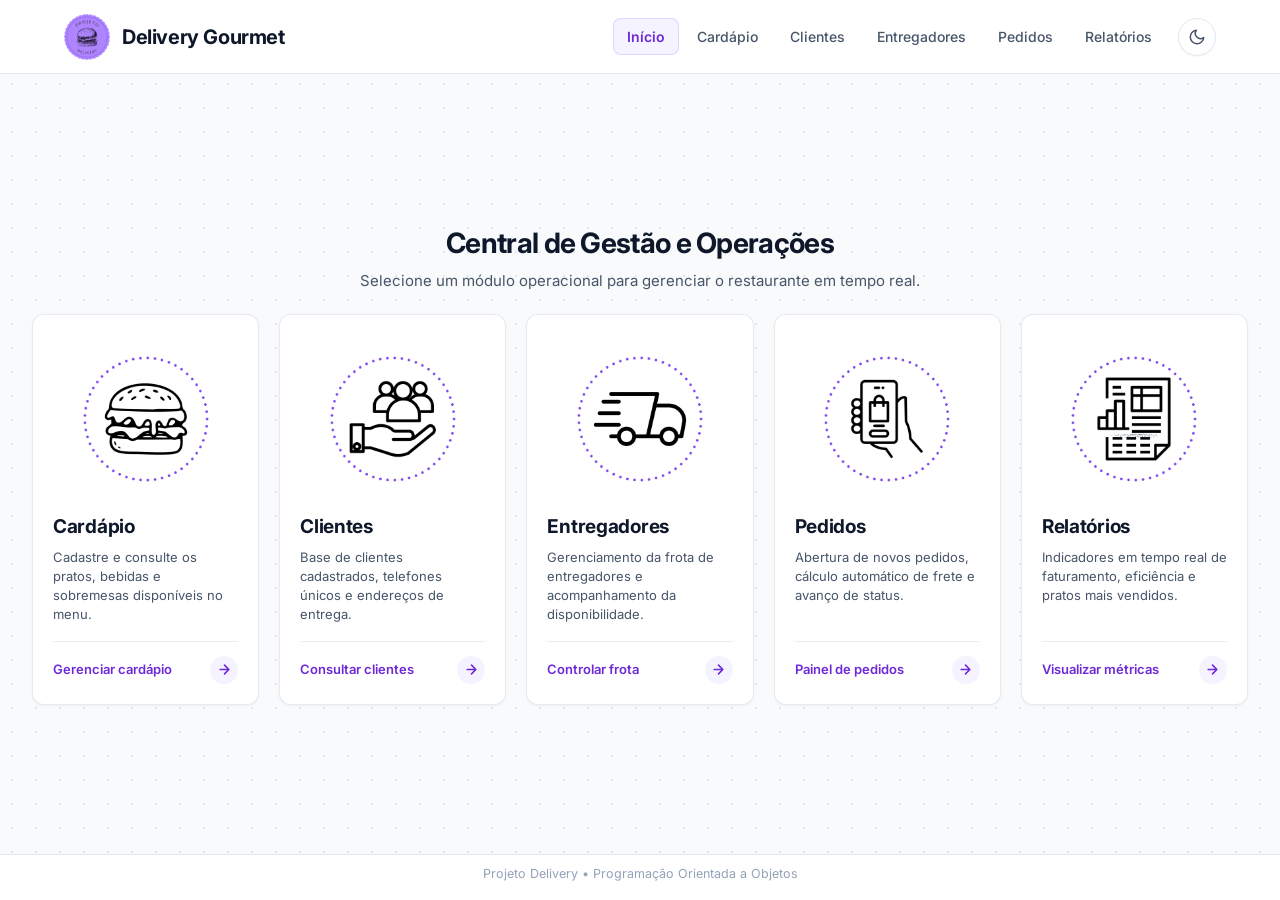
<file: frontend/index.html>
<!DOCTYPE html>
<html lang="pt-BR">
<head>
    <meta charset="UTF-8">
    <meta name="viewport" content="width=device-width, initial-scale=1.0">
    <title>Delivery - Início</title>
    <link rel="icon" type="image/png" href="imagens/favicon.png">
    <script>
        (function() {
            try {
                var salvo = localStorage.getItem('delivery_tema');
                var prefereEscuro = window.matchMedia && window.matchMedia('(prefers-color-scheme: dark)').matches;
                var tema = salvo || (prefereEscuro ? 'escuro' : 'claro');
                document.documentElement.setAttribute('data-tema', tema);
            } catch (e) {}
        })();
    </script>
    <link rel="preconnect" href="https://fonts.googleapis.com">
    <link rel="preconnect" href="https://fonts.gstatic.com" crossorigin>
    <link href="https://fonts.googleapis.com/css2?family=Inter:wght@400;500;600;700&display=swap" rel="stylesheet">
    <link rel="stylesheet" href="css/style.css?v=9">
</head>
<body class="pagina-inicio">

    <header class="topo">
        <a href="index.html" class="logo">
            <img src="imagens/logo-menu.png" alt="Delivery">
            <span class="logo-texto">Delivery Gourmet</span>
        </a>

        <nav>
            <a href="index.html" class="ativo">Início</a>
            <a href="cardapio.html">Cardápio</a>
            <a href="clientes.html">Clientes</a>
            <a href="entregadores.html">Entregadores</a>
            <a href="pedidos.html">Pedidos</a>
            <a href="relatorios.html">Relatórios</a>
            <button type="button" id="btnTemaToggle" class="btn-tema" title="Alternar tema claro/escuro" aria-label="Alternar tema claro/escuro">
                <svg class="icone-sol" viewBox="0 0 24 24" width="18" height="18" fill="none" stroke="currentColor" stroke-width="2" stroke-linecap="round" stroke-linejoin="round">
                    <circle cx="12" cy="12" r="5"></circle>
                    <line x1="12" y1="1" x2="12" y2="3"></line>
                    <line x1="12" y1="21" x2="12" y2="23"></line>
                    <line x1="4.22" y1="4.22" x2="5.64" y2="5.64"></line>
                    <line x1="18.36" y1="18.36" x2="19.78" y2="19.78"></line>
                    <line x1="1" y1="12" x2="3" y2="12"></line>
                    <line x1="21" y1="12" x2="23" y2="12"></line>
                    <line x1="4.22" y1="19.78" x2="5.64" y2="18.36"></line>
                    <line x1="18.36" y1="5.64" x2="19.78" y2="4.22"></line>
                </svg>
                <svg class="icone-lua" viewBox="0 0 24 24" width="18" height="18" fill="none" stroke="currentColor" stroke-width="2" stroke-linecap="round" stroke-linejoin="round">
                    <path d="M21 12.79A9 9 0 1 1 11.21 3 7 7 0 0 0 21 12.79z"></path>
                </svg>
            </button>
        </nav>
    </header>

    <main class="container container-home">

        <section class="pagina-cabecalho boas-vindas">
            <h1>Central de Gestão e Operações</h1>
            <p>Selecione um módulo operacional para gerenciar o restaurante em tempo real.</p>
        </section>

        <section class="cards">

            <a href="cardapio.html" class="card">
                <div class="card-img-wrap">
                    <img src="imagens/cardapio.png?v=3" alt="Cardápio" class="imagem-card">
                </div>
                <h2>Cardápio</h2>
                <p>Cadastre e consulte os pratos, bebidas e sobremesas disponíveis no menu.</p>
                <div class="card-acao">
                    <span class="card-acao-texto">Gerenciar cardápio</span>
                    <span class="card-acao-icone">
                        <svg width="15" height="15" viewBox="0 0 24 24" fill="none" stroke="currentColor" stroke-width="2.5" stroke-linecap="round" stroke-linejoin="round"><path d="M5 12h14M12 5l7 7-7 7"/></svg>
                    </span>
                </div>
            </a>

            <a href="clientes.html" class="card">
                <div class="card-img-wrap">
                    <img src="imagens/clientes.png?v=3" alt="Clientes" class="imagem-card">
                </div>
                <h2>Clientes</h2>
                <p>Base de clientes cadastrados, telefones únicos e endereços de entrega.</p>
                <div class="card-acao">
                    <span class="card-acao-texto">Consultar clientes</span>
                    <span class="card-acao-icone">
                        <svg width="15" height="15" viewBox="0 0 24 24" fill="none" stroke="currentColor" stroke-width="2.5" stroke-linecap="round" stroke-linejoin="round"><path d="M5 12h14M12 5l7 7-7 7"/></svg>
                    </span>
                </div>
            </a>

            <a href="entregadores.html" class="card">
                <div class="card-img-wrap">
                    <img src="imagens/entregadores.png?v=3" alt="Entregadores" class="imagem-card">
                </div>
                <h2>Entregadores</h2>
                <p>Gerenciamento da frota de entregadores e acompanhamento da disponibilidade.</p>
                <div class="card-acao">
                    <span class="card-acao-texto">Controlar frota</span>
                    <span class="card-acao-icone">
                        <svg width="15" height="15" viewBox="0 0 24 24" fill="none" stroke="currentColor" stroke-width="2.5" stroke-linecap="round" stroke-linejoin="round"><path d="M5 12h14M12 5l7 7-7 7"/></svg>
                    </span>
                </div>
            </a>

            <a href="pedidos.html" class="card">
                <div class="card-img-wrap">
                    <img src="imagens/pedidos.png?v=3" alt="Pedidos" class="imagem-card">
                </div>
                <h2>Pedidos</h2>
                <p>Abertura de novos pedidos, cálculo automático de frete e avanço de status.</p>
                <div class="card-acao">
                    <span class="card-acao-texto">Painel de pedidos</span>
                    <span class="card-acao-icone">
                        <svg width="15" height="15" viewBox="0 0 24 24" fill="none" stroke="currentColor" stroke-width="2.5" stroke-linecap="round" stroke-linejoin="round"><path d="M5 12h14M12 5l7 7-7 7"/></svg>
                    </span>
                </div>
            </a>

            <a href="relatorios.html" class="card">
                <div class="card-img-wrap">
                    <img src="imagens/relatorios.png?v=3" alt="Relatórios" class="imagem-card">
                </div>
                <h2>Relatórios</h2>
                <p>Indicadores em tempo real de faturamento, eficiência e pratos mais vendidos.</p>
                <div class="card-acao">
                    <span class="card-acao-texto">Visualizar métricas</span>
                    <span class="card-acao-icone">
                        <svg width="15" height="15" viewBox="0 0 24 24" fill="none" stroke="currentColor" stroke-width="2.5" stroke-linecap="round" stroke-linejoin="round"><path d="M5 12h14M12 5l7 7-7 7"/></svg>
                    </span>
                </div>
            </a>

        </section>

    </main>

    <footer>
        <p>Projeto Delivery &bull; Programação Orientada a Objetos</p>
    </footer>

    <script src="js/api.js"></script>
</body>
</html>
</file>
<file: frontend/css/style.css>
*,
*::before,
*::after {
    margin: 0;
    padding: 0;
    box-sizing: border-box;
}

:root {
    --brand-primaria: #6d28d9;
    --brand-primaria-hover: #5b21b6;
    --brand-primaria-active: #4c1d95;
    --brand-primaria-surface: #f5f3ff;
    --brand-primaria-border: #ddd6fe;
    --brand-primaria-ring: rgba(109, 40, 217, 0.15);

    --fundo-app: #f8fafc;
    --superficie: #ffffff;
    --superficie-subtil: #f1f5f9;
    --borda: #e2e8f0;
    --borda-forte: #cbd5e1;

    --texto-principal: #0f172a;
    --texto-secundario: #475569;
    --texto-suave: #94a3b8;

    --sucesso-fundo: #ecfdf5;
    --sucesso-texto: #047857;
    --sucesso-borda: #a7f3d0;

    --aviso-fundo: #fffbeb;
    --aviso-texto: #b45309;
    --aviso-borda: #fde68a;

    --erro-fundo: #fef2f2;
    --erro-texto: #b91c1c;
    --erro-borda: #fecaca;

    --info-fundo: #eff6ff;
    --info-texto: #1d4ed8;
    --info-borda: #bfdbfe;

    --altura-controle: 40px;
    --altura-controle-sm: 32px;
    --raio-sm: 8px;
    --raio-md: 12px;
    --raio-lg: 16px;
    --raio-pill: 9999px;

    --sombra-sm: 0 1px 2px 0 rgba(0, 0, 0, 0.04);
    --sombra-card: 0 1px 3px 0 rgba(0, 0, 0, 0.04), 0 1px 2px -1px rgba(0, 0, 0, 0.04);
    --sombra-card-hover: 0 10px 20px -3px rgba(0, 0, 0, 0.07), 0 4px 6px -2px rgba(0, 0, 0, 0.03);
    --sombra-dropdown: 0 10px 15px -3px rgba(0, 0, 0, 0.08), 0 4px 6px -4px rgba(0, 0, 0, 0.03);

    --transicao-rapida: 0.15s ease;
    --transicao-suave: 0.25s ease;
    --transicao-tema: background-color 0.25s ease, border-color 0.25s ease, color 0.25s ease;

    --navbar-bg: rgba(255, 255, 255, 0.95);
    --card-bg: #ffffff;
    --card-border: rgba(226, 232, 240, 0.85);
    --card-divisor: rgba(226, 232, 240, 0.75);
    --body-grid-pattern: radial-gradient(rgba(148, 163, 184, 0.22) 1px, transparent 1px);
    --scrollbar-track: #f1f5f9;
    --scrollbar-thumb: #cbd5e1;
    --scrollbar-thumb-hover: #94a3b8;
}

[data-tema="escuro"] {
    --brand-primaria: #8b5cf6;
    --brand-primaria-hover: #a78bfa;
    --brand-primaria-active: #7c3aed;
    --brand-primaria-surface: rgba(139, 92, 246, 0.16);
    --brand-primaria-border: rgba(139, 92, 246, 0.38);
    --brand-primaria-ring: rgba(139, 92, 246, 0.3);

    --fundo-app: #090d16;
    --superficie: #111827;
    --superficie-subtil: #1e293b;
    --borda: #1e293b;
    --borda-forte: #334155;

    --texto-principal: #f8fafc;
    --texto-secundario: #94a3b8;
    --texto-suave: #64748b;

    --sucesso-fundo: rgba(16, 185, 129, 0.14);
    --sucesso-texto: #34d399;
    --sucesso-borda: rgba(16, 185, 129, 0.32);

    --aviso-fundo: rgba(245, 158, 11, 0.14);
    --aviso-texto: #fbbf24;
    --aviso-borda: rgba(245, 158, 11, 0.32);

    --erro-fundo: rgba(239, 68, 68, 0.14);
    --erro-texto: #f87171;
    --erro-borda: rgba(239, 68, 68, 0.32);

    --info-fundo: rgba(59, 130, 246, 0.14);
    --info-texto: #60a5fa;
    --info-borda: rgba(59, 130, 246, 0.32);

    --sombra-sm: 0 1px 3px 0 rgba(0, 0, 0, 0.35);
    --sombra-card: 0 4px 16px -2px rgba(0, 0, 0, 0.45), 0 2px 6px -1px rgba(0, 0, 0, 0.3);
    --sombra-card-hover: 0 16px 30px -4px rgba(0, 0, 0, 0.65), 0 6px 14px -3px rgba(0, 0, 0, 0.4);
    --sombra-dropdown: 0 16px 32px -4px rgba(0, 0, 0, 0.65), 0 6px 12px -3px rgba(0, 0, 0, 0.4);

    --navbar-bg: rgba(9, 13, 22, 0.94);
    --card-bg: #111827;
    --card-border: rgba(51, 65, 85, 0.65);
    --card-divisor: rgba(51, 65, 85, 0.6);
    --body-grid-pattern: radial-gradient(rgba(148, 163, 184, 0.08) 1px, transparent 1px);
    --scrollbar-track: #090d16;
    --scrollbar-thumb: #1e293b;
    --scrollbar-thumb-hover: #334155;
}

html {
    scrollbar-width: thin;
    scrollbar-color: var(--scrollbar-thumb) var(--scrollbar-track);
}

::-webkit-scrollbar {
    width: 8px;
    height: 8px;
}

::-webkit-scrollbar-track {
    background: var(--scrollbar-track);
}

::-webkit-scrollbar-thumb {
    background: var(--scrollbar-thumb);
    border-radius: var(--raio-pill);
}

::-webkit-scrollbar-thumb:hover {
    background: var(--scrollbar-thumb-hover);
}

body {
    font-family: 'Inter', -apple-system, BlinkMacSystemFont, "Segoe UI", Roboto, "Helvetica Neue", Arial, sans-serif;
    background-color: var(--fundo-app);
    background-image: var(--body-grid-pattern);
    background-size: 24px 24px;
    background-position: 0 0;
    color: var(--texto-secundario);
    line-height: 1.5;
    font-size: 14px;
    min-height: 100vh;
    -webkit-font-smoothing: antialiased;
    -moz-osx-font-smoothing: grayscale;
    transition: var(--transicao-tema);
}

a {
    color: inherit;
    text-decoration: none;
}

button,
input,
select,
textarea {
    font-family: inherit;
    font-size: 14px;
    color: var(--texto-principal);
}

.logo-popover {
    display: none !important;
}

.topo {
    width: 100%;
    min-height: 74px;
    background: var(--navbar-bg);
    backdrop-filter: blur(12px);
    -webkit-backdrop-filter: blur(12px);
    border-bottom: 1px solid var(--borda);
    display: flex;
    align-items: center;
    justify-content: space-between;
    padding: 0 5%;
    position: sticky;
    top: 0;
    z-index: 999;
    transition: background-color 0.25s ease, border-color 0.25s ease;
}

.logo {
    display: inline-flex;
    align-items: center;
    gap: 12px;
    text-decoration: none;
    cursor: pointer;
}

.logo img {
    width: 46px;
    height: 46px;
    object-fit: contain;
    transition: transform 0.25s ease;
}

.logo:hover img {
    transform: scale(1.08);
}

.logo-texto {
    font-size: 20px;
    font-weight: 700;
    color: var(--texto-principal);
    letter-spacing: -0.02em;
    display: inline-flex;
    align-items: center;
}

.topo nav {
    display: flex;
    align-items: center;
    gap: 4px;
}

.topo nav a {
    text-decoration: none;
    color: var(--texto-secundario);
    font-size: 14px;
    font-weight: 500;
    padding: 8px 14px;
    border-radius: var(--raio-sm);
    transition: color var(--transicao-rapida), background-color var(--transicao-rapida), transform var(--transicao-rapida);
}

.topo nav a:hover {
    color: var(--texto-principal);
    background-color: var(--superficie-subtil);
    transform: scale(1.03);
}

.topo nav a.ativo {
    color: var(--brand-primaria);
    background-color: var(--brand-primaria-surface);
    font-weight: 600;
    box-shadow: inset 0 0 0 1px var(--brand-primaria-border);
}

.btn-tema {
    display: inline-flex;
    align-items: center;
    justify-content: center;
    width: 38px;
    height: 38px;
    min-width: 38px;
    padding: 0;
    margin-left: 8px;
    border-radius: var(--raio-pill);
    background: var(--superficie);
    border: 1px solid var(--borda);
    color: var(--texto-secundario);
    cursor: pointer;
    position: relative;
    overflow: hidden;
    flex-shrink: 0;
    box-shadow: var(--sombra-sm);
    transition: background-color var(--transicao-rapida), border-color var(--transicao-rapida), color var(--transicao-rapida), transform var(--transicao-rapida);
}

.btn-tema:hover {
    color: var(--texto-principal);
    border-color: var(--borda-forte);
    background: var(--superficie-subtil);
    transform: scale(1.06);
}

.btn-tema:active {
    transform: scale(0.95);
}

.btn-tema:focus-visible {
    outline: none;
    border-color: var(--brand-primaria);
    box-shadow: 0 0 0 3px var(--brand-primaria-ring);
}

.btn-tema .icone-sol,
.btn-tema .icone-lua {
    position: absolute;
    width: 18px;
    height: 18px;
    transition: opacity 0.2s ease;
}

:root .btn-tema .icone-sol {
    opacity: 0;
    pointer-events: none;
}

:root .btn-tema .icone-lua {
    opacity: 1;
}

[data-tema="escuro"] .btn-tema .icone-sol {
    opacity: 1;
}

[data-tema="escuro"] .btn-tema .icone-lua {
    opacity: 0;
    pointer-events: none;
}

.container {
    width: 90%;
    max-width: 1240px;
    margin: 0 auto;
    padding-bottom: 56px;
}

.pagina-cabecalho {
    padding: 32px 0 20px;
}

.pagina-cabecalho h1 {
    font-size: 26px;
    font-weight: 700;
    color: var(--texto-principal);
    margin-bottom: 6px;
    letter-spacing: -0.02em;
}

.pagina-cabecalho p {
    color: var(--texto-secundario);
    font-size: 14px;
}

.barra-acoes {
    display: flex;
    align-items: center;
    justify-content: space-between;
    gap: 16px;
    margin-bottom: 24px;
    flex-wrap: wrap;
    background: var(--superficie);
    border: 1px solid var(--borda);
    border-radius: var(--raio-md);
    padding: 14px 18px;
    box-shadow: var(--sombra-sm);
}

.busca {
    display: flex;
    align-items: center;
    gap: 10px;
    flex: 1;
    min-width: 260px;
    max-width: 480px;
}

.filtro {
    display: flex;
    align-items: center;
    gap: 10px;
}

.filtro label {
    font-size: 13.5px;
    font-weight: 500;
    color: var(--texto-secundario);
    white-space: nowrap;
}

.filtro select,
.filtro .custom-select-wrapper {
    min-width: 180px;
}

.btn-primario,
.btn-secundario,
.btn-perigo-sm,
#btnSalvarItem,
#btnSalvarCliente,
#btnSalvarEntregador,
#btnCriarPedido,
#btnBuscar,
#btnListar,
#btnCancelarItem,
#btnCancelarCliente,
#btnCancelarEntregador,
#btnCancelarPedido,
#btnAdicionarItem {
    height: var(--altura-controle);
    padding: 0 18px;
    font-size: 13.5px;
    font-weight: 600;
    border-radius: var(--raio-sm);
    display: inline-flex;
    align-items: center;
    justify-content: center;
    gap: 8px;
    cursor: pointer;
    border: 1px solid transparent;
    text-decoration: none;
    line-height: 1;
    transition: background-color var(--transicao-rapida),
                border-color var(--transicao-rapida),
                color var(--transicao-rapida),
                transform var(--transicao-rapida);
    white-space: nowrap;
}

.btn-primario,
button[type="submit"] {
    background-color: var(--brand-primaria);
    color: #ffffff;
    box-shadow: var(--sombra-sm);
}

.btn-primario:hover,
button[type="submit"]:hover {
    background-color: var(--brand-primaria-hover);
    transform: scale(1.02);
}

.btn-primario:active,
button[type="submit"]:active {
    background-color: var(--brand-primaria-active);
    transform: scale(0.98);
}

.btn-secundario,
#btnBuscar,
#btnListar,
#btnCancelarItem,
#btnCancelarCliente,
#btnCancelarEntregador,
#btnCancelarPedido,
#btnAdicionarItem {
    background-color: var(--superficie);
    color: var(--texto-principal);
    border: 1px solid var(--borda);
    box-shadow: var(--sombra-sm);
}

.btn-secundario:hover,
#btnBuscar:hover,
#btnListar:hover,
#btnCancelarItem:hover,
#btnCancelarCliente:hover,
#btnCancelarEntregador:hover,
#btnCancelarPedido:hover,
#btnAdicionarItem:hover {
    background-color: var(--fundo-app);
    border-color: var(--borda-forte);
    color: var(--texto-principal);
    transform: scale(1.02);
}

.btn-secundario:active,
#btnBuscar:active,
#btnListar:active,
#btnCancelarItem:active,
#btnCancelarCliente:active,
#btnCancelarEntregador:active,
#btnCancelarPedido:active,
#btnAdicionarItem:active {
    background-color: var(--superficie-subtil);
    transform: scale(0.98);
}

.btn-avancar {
    height: var(--altura-controle-sm);
    padding: 0 12px;
    font-size: 13px;
    font-weight: 500;
    border-radius: var(--raio-sm);
    display: inline-flex;
    align-items: center;
    justify-content: center;
    background-color: var(--brand-primaria-surface);
    color: var(--brand-primaria);
    border: 1px solid var(--brand-primaria-border);
    cursor: pointer;
    transition: background-color var(--transicao-rapida), color var(--transicao-rapida), transform var(--transicao-rapida);
}

.btn-avancar:hover {
    background-color: var(--brand-primaria);
    color: #ffffff;
    border-color: var(--brand-primaria);
    transform: scale(1.04);
}

.btn-avancar:active {
    transform: scale(0.96);
}

.btn-perigo-sm {
    height: var(--altura-controle-sm);
    padding: 0 10px;
    font-size: 12px;
    font-weight: 500;
    background-color: var(--erro-fundo);
    color: var(--erro-texto);
    border: 1px solid var(--erro-borda);
    box-shadow: none;
}

.btn-perigo-sm:hover {
    background-color: #dc2626;
    color: #ffffff;
    border-color: #dc2626;
    transform: scale(1.04);
}

.btn-perigo-sm:active {
    transform: scale(0.96);
}

.btn-icone {
    display: inline-block;
    flex-shrink: 0;
}

input,
select {
    width: 100%;
    height: var(--altura-controle);
    padding: 0 14px;
    font-size: 14px;
    line-height: normal;
    background-color: var(--superficie);
    border: 1px solid var(--borda);
    border-radius: var(--raio-sm);
    color: var(--texto-principal);
    outline: none;
    transition: border-color var(--transicao-rapida),
                box-shadow var(--transicao-rapida);
}

input::placeholder {
    color: var(--texto-suave);
}

input:hover,
select:hover {
    border-color: var(--borda-forte);
}

input:focus,
select:focus {
    border-color: var(--brand-primaria);
    background-color: var(--superficie);
    box-shadow: 0 0 0 3px var(--brand-primaria-ring);
}

select {
    appearance: none;
    -webkit-appearance: none;
    -moz-appearance: none;
    background-image: url("data:image/svg+xml,%3Csvg xmlns='http://www.w3.org/2000/svg' width='16' height='16' viewBox='0 0 24 24' fill='none' stroke='%2364748b' stroke-width='2' stroke-linecap='round' stroke-linejoin='round'%3E%3Cpath d='m6 9 6 6 6-6'/%3E%3C/svg%3E");
    background-repeat: no-repeat;
    background-position: right 14px center;
    background-size: 16px;
    padding-right: 38px;
    cursor: pointer;
}

select:focus {
    background-image: url("data:image/svg+xml,%3Csvg xmlns='http://www.w3.org/2000/svg' width='16' height='16' viewBox='0 0 24 24' fill='none' stroke='%236d28d9' stroke-width='2.2' stroke-linecap='round' stroke-linejoin='round'%3E%3Cpath d='m6 9 6 6 6-6'/%3E%3C/svg%3E");
}

[data-tema="escuro"] select {
    background-image: url("data:image/svg+xml,%3Csvg xmlns='http://www.w3.org/2000/svg' width='16' height='16' viewBox='0 0 24 24' fill='none' stroke='%2394a3b8' stroke-width='2' stroke-linecap='round' stroke-linejoin='round'%3E%3Cpath d='m6 9 6 6 6-6'/%3E%3C/svg%3E");
}

[data-tema="escuro"] select:focus {
    background-image: url("data:image/svg+xml,%3Csvg xmlns='http://www.w3.org/2000/svg' width='16' height='16' viewBox='0 0 24 24' fill='none' stroke='%23a78bfa' stroke-width='2.2' stroke-linecap='round' stroke-linejoin='round'%3E%3Cpath d='m6 9 6 6 6-6'/%3E%3C/svg%3E");
}

select option {
    background-color: var(--superficie);
    color: var(--texto-principal);
    padding: 10px;
    font-size: 14px;
}

select option:disabled {
    color: var(--texto-suave);
}

.custom-select-wrapper {
    position: relative;
    width: 100%;
    user-select: none;
}

.custom-select-wrapper.select-oculto > select {
    position: absolute !important;
    opacity: 0 !important;
    pointer-events: none !important;
    width: 1px !important;
    height: 1px !important;
    margin: -1px !important;
    clip: rect(0, 0, 0, 0) !important;
}

.custom-select-trigger {
    width: 100%;
    height: var(--altura-controle);
    padding: 0 14px;
    font-size: 14px;
    background-color: var(--superficie) !important;
    border: 1px solid var(--borda);
    border-radius: var(--raio-sm);
    color: var(--texto-principal) !important;
    display: flex;
    align-items: center;
    justify-content: space-between;
    cursor: pointer;
    transition: border-color var(--transicao-rapida),
                box-shadow var(--transicao-rapida);
    outline: none;
    box-shadow: none !important;
    transform: none !important;
}

.custom-select-trigger:hover {
    border-color: var(--brand-primaria);
    background-color: var(--superficie) !important;
    color: var(--texto-principal) !important;
    transform: none !important;
}

.custom-select-wrapper.aberto .custom-select-trigger,
.custom-select-trigger:focus {
    border-color: var(--brand-primaria);
    background-color: var(--superficie) !important;
    color: var(--texto-principal) !important;
    box-shadow: 0 0 0 3px var(--brand-primaria-ring) !important;
    transform: none !important;
}

.custom-select-trigger:active {
    transform: none !important;
}

.custom-select-texto {
    white-space: nowrap;
    overflow: hidden;
    text-overflow: ellipsis;
    flex: 1;
    text-align: left;
    color: var(--texto-principal);
}

.custom-select-texto.placeholder {
    color: var(--texto-suave);
}

.custom-select-chevron {
    width: 16px;
    height: 16px;
    color: var(--texto-secundario);
    transition: transform 0.2s ease, color 0.2s ease;
    flex-shrink: 0;
    margin-left: 8px;
}

.custom-select-wrapper.aberto .custom-select-chevron {
    transform: rotate(180deg);
    color: var(--brand-primaria);
}

.custom-select-painel {
    position: absolute;
    top: calc(100% + 4px);
    left: 0;
    right: 0;
    background-color: var(--superficie);
    border: 1px solid var(--borda);
    border-radius: var(--raio-sm);
    box-shadow: var(--sombra-dropdown);
    max-height: 220px;
    overflow-y: auto;
    z-index: 1000;
    list-style: none;
    padding: 4px;
    margin: 0;
    animation: dropdownAnim 0.15s ease both;
}

[data-tema="escuro"] .custom-select-painel {
    box-shadow: 0 16px 36px -6px rgba(0, 0, 0, 0.8), 0 0 0 1px rgba(51, 65, 85, 0.6);
}

@keyframes dropdownAnim {
    from {
        opacity: 0;
        transform: translateY(-4px);
    }
    to {
        opacity: 1;
        transform: translateY(0);
    }
}

.custom-select-opcao {
    padding: 9px 12px;
    font-size: 13.5px;
    color: var(--texto-principal);
    border-radius: calc(var(--raio-sm) - 2px);
    cursor: pointer;
    display: flex;
    align-items: center;
    justify-content: space-between;
    transition: background-color 0.15s ease, color 0.15s ease;
}

.custom-select-opcao:hover {
    background-color: var(--superficie-subtil);
    color: var(--brand-primaria);
}

.custom-select-opcao.selecionada {
    background-color: var(--brand-primaria-surface);
    color: var(--brand-primaria);
    font-weight: 600;
}

.custom-select-opcao.desabilitada {
    color: var(--texto-suave);
    cursor: not-allowed;
    opacity: 0.6;
}

.custom-select-opcao.desabilitada:hover {
    background-color: transparent;
    color: var(--texto-suave);
}

.custom-select-check {
    width: 14px;
    height: 14px;
    color: var(--brand-primaria);
    margin-left: 8px;
    flex-shrink: 0;
}

.formulario {
    background: var(--superficie);
    border: 1px solid var(--borda);
    border-radius: var(--raio-md);
    padding: 26px;
    margin-bottom: 28px;
    box-shadow: var(--sombra-card);
}

.formulario.oculto {
    display: none;
}

.formulario h2 {
    font-size: 18px;
    font-weight: 700;
    color: var(--texto-principal);
    margin-bottom: 20px;
    letter-spacing: -0.015em;
    padding-bottom: 12px;
    border-bottom: 1px solid var(--borda);
}

.grid-campos {
    display: grid;
    grid-template-columns: repeat(2, 1fr);
    gap: 16px;
    margin-bottom: 20px;
}

.campo {
    display: flex;
    flex-direction: column;
    gap: 6px;
}

.campo label {
    font-size: 13px;
    font-weight: 600;
    color: var(--texto-principal);
}

.campo-destaque {
    background: var(--superficie-subtil);
    border: 1px dashed var(--borda-forte);
    border-radius: var(--raio-sm);
    padding: 14px;
}

.secao-itens-pedido {
    border-top: 1px solid var(--borda);
    padding-top: 20px;
    margin-top: 20px;
    margin-bottom: 20px;
}

.secao-itens-pedido h3 {
    font-size: 15px;
    font-weight: 600;
    color: var(--texto-principal);
    margin-bottom: 14px;
}

.adicionar-item-linha {
    display: flex;
    gap: 12px;
    align-items: flex-end;
    margin-bottom: 16px;
}

.resumo-pedido {
    background: var(--superficie-subtil);
    border: 1px solid var(--borda);
    border-radius: var(--raio-sm);
    padding: 16px;
    margin-top: 16px;
}

.resumo-linha {
    display: flex;
    justify-content: space-between;
    font-size: 14px;
    margin-bottom: 8px;
}

.resumo-linha.total {
    font-size: 16px;
    font-weight: 700;
    color: var(--texto-principal);
    border-top: 1px solid var(--borda);
    padding-top: 10px;
    margin-top: 10px;
    margin-bottom: 0;
}

.botoes-formulario {
    display: flex;
    gap: 12px;
    justify-content: flex-end;
    border-top: 1px solid var(--borda);
    padding-top: 20px;
}

.tabela-container {
    background: var(--superficie);
    border: 1px solid var(--borda);
    border-radius: var(--raio-md);
    padding: 20px 22px;
    box-shadow: var(--sombra-card);
    overflow-x: auto;
    -webkit-overflow-scrolling: touch;
    margin-bottom: 28px;
}

.tabela-cabecalho {
    margin-bottom: 16px;
}

.tabela-cabecalho h2 {
    font-size: 17px;
    font-weight: 700;
    color: var(--texto-principal);
    letter-spacing: -0.015em;
}

table {
    width: 100%;
    border-collapse: separate;
    border-spacing: 0;
    font-size: 13.5px;
}

th {
    background-color: var(--superficie-subtil);
    color: var(--texto-secundario);
    font-weight: 600;
    font-size: 12px;
    text-transform: uppercase;
    letter-spacing: 0.04em;
    padding: 12px 14px;
    text-align: left;
    border-bottom: 1px solid var(--borda);
}

th:first-child {
    border-top-left-radius: var(--raio-sm);
    border-bottom-left-radius: var(--raio-sm);
}

th:last-child {
    border-top-right-radius: var(--raio-sm);
    border-bottom-right-radius: var(--raio-sm);
}

td {
    padding: 14px;
    border-bottom: 1px solid var(--borda);
    color: var(--texto-principal);
    vertical-align: middle;
}

tr:last-child td {
    border-bottom: none;
}

tbody tr {
    transition: background-color var(--transicao-rapida);
}

tbody tr:hover {
    background-color: var(--superficie-subtil);
}

.tabela-vazia {
    text-align: center;
    padding: 40px 16px !important;
    color: var(--texto-suave);
    font-size: 14px;
}

.tabela-acoes {
    display: flex;
    align-items: center;
    gap: 8px;
}

.badge {
    display: inline-flex;
    align-items: center;
    gap: 6px;
    padding: 3px 10px;
    font-size: 11.5px;
    font-weight: 600;
    border-radius: var(--raio-pill);
    letter-spacing: 0.02em;
    line-height: 1.4;
    white-space: nowrap;
}

.badge-prato {
    background-color: #fef3c7;
    color: #92400e;
    border: 1px solid #fde68a;
}

.badge-bebida {
    background-color: #e0f2fe;
    color: #0369a1;
    border: 1px solid #bae6fd;
}

.badge-sobremesa {
    background-color: #fce7f3;
    color: #be185d;
    border: 1px solid #fbcfe8;
}

[data-tema="escuro"] .badge-prato {
    background-color: rgba(245, 158, 11, 0.16);
    color: #fbbf24;
    border-color: rgba(245, 158, 11, 0.35);
}

[data-tema="escuro"] .badge-bebida {
    background-color: rgba(14, 165, 233, 0.16);
    color: #38bdf8;
    border-color: rgba(14, 165, 233, 0.35);
}

[data-tema="escuro"] .badge-sobremesa {
    background-color: rgba(236, 72, 153, 0.16);
    color: #f472b6;
    border-color: rgba(236, 72, 153, 0.35);
}

.badge-veiculo {
    background-color: var(--superficie-subtil);
    color: var(--texto-principal);
    border: 1px solid var(--borda);
    font-weight: 500;
}

.badge-disponivel {
    background-color: var(--sucesso-fundo);
    color: var(--sucesso-texto);
    border: 1px solid var(--sucesso-borda);
}

.badge-indisponivel {
    background-color: var(--erro-fundo);
    color: var(--erro-texto);
    border: 1px solid var(--erro-borda);
}

.badge-status-iniciado {
    background-color: var(--info-fundo);
    color: var(--info-texto);
    border: 1px solid var(--info-borda);
}

.badge-status-preparando {
    background-color: var(--aviso-fundo);
    color: var(--aviso-texto);
    border: 1px solid var(--aviso-borda);
}

.badge-status-a-caminho {
    background-color: #ede9fe;
    color: #6d28d9;
    border: 1px solid #ddd6fe;
}

[data-tema="escuro"] .badge-status-a-caminho {
    background-color: rgba(139, 92, 246, 0.18);
    color: #c4b5fd;
    border-color: rgba(139, 92, 246, 0.35);
}

.badge-status-entregue {
    background-color: var(--sucesso-fundo);
    color: var(--sucesso-texto);
    border: 1px solid var(--sucesso-borda);
}

.badge-status-cancelado {
    background-color: var(--erro-fundo);
    color: var(--erro-texto);
    border: 1px solid var(--erro-borda);
}

.cards {
    display: grid;
    grid-template-columns: repeat(auto-fit, minmax(220px, 1fr));
    gap: 24px;
}

.card {
    background: var(--card-bg);
    border-radius: var(--raio-md);
    padding: 24px 22px 20px;
    border: 1px solid var(--card-border);
    display: flex;
    flex-direction: column;
    text-decoration: none;
    box-shadow: var(--sombra-card);
    transition: transform 0.25s ease, box-shadow 0.25s ease, border-color 0.25s ease;
    position: relative;
    overflow: hidden;
}

.card:hover {
    transform: translateY(-4px) scale(1.02);
    box-shadow: var(--sombra-card-hover);
    border-color: var(--borda-forte);
}

[data-tema="escuro"] .card:hover {
    transform: translateY(-4px) scale(1.02);
    box-shadow: var(--sombra-card-hover);
    border-color: var(--borda-forte);
}

.card-img-wrap,
.card-imagem-container {
    width: 100%;
    height: 190px;
    background: transparent;
    border: none;
    border-radius: 0;
    display: flex;
    align-items: center;
    justify-content: center;
    padding: 0;
    margin-bottom: 16px;
    overflow: visible;
}

.card img,
.card .imagem-card {
    width: 155px;
    height: 155px;
    object-fit: contain;
    display: block;
    transition: transform 0.3s ease;
}

.card:hover img,
.card:hover .imagem-card {
    transform: scale(1.08);
}

.card h2 {
    font-size: 19px;
    font-weight: 700;
    color: var(--texto-principal);
    margin-bottom: 6px;
    letter-spacing: -0.015em;
    transition: color 0.25s ease;
}

.card:hover h2 {
    color: var(--brand-primaria);
}

.card p {
    color: var(--texto-secundario);
    font-size: 13.5px;
    line-height: 1.5;
    margin-bottom: 18px;
    flex: 1;
}

.card-acao {
    display: flex;
    align-items: center;
    justify-content: space-between;
    width: 100%;
    padding-top: 14px;
    border-top: 1px solid var(--card-divisor);
    margin-top: auto;
}

.card-acao-texto {
    font-size: 13.5px;
    font-weight: 600;
    color: var(--brand-primaria);
    transition: color 0.2s ease;
}

.card:hover .card-acao-texto {
    color: var(--brand-primaria-hover);
}

.card-acao-icone {
    display: flex;
    align-items: center;
    justify-content: center;
    width: 28px;
    height: 28px;
    border-radius: var(--raio-pill);
    background: var(--brand-primaria-surface);
    color: var(--brand-primaria);
    transition: background-color 0.25s ease, color 0.25s ease, transform 0.25s ease;
}

.card:hover .card-acao-icone {
    background: var(--brand-primaria);
    color: #ffffff;
    transform: scale(1.1);
}

.relatorios-cards {
    display: grid;
    grid-template-columns: repeat(3, 1fr);
    gap: 20px;
    margin-bottom: 24px;
}

.relatorio-card {
    background: var(--superficie);
    border: 1px solid var(--borda);
    border-radius: var(--raio-md);
    padding: 22px;
    box-shadow: var(--sombra-card);
    transition: transform 0.25s ease, box-shadow 0.25s ease, border-color 0.25s ease;
    position: relative;
    overflow: hidden;
}

.relatorio-card:hover {
    transform: translateY(-3px) scale(1.02);
    box-shadow: var(--sombra-card-hover);
    border-color: var(--borda-forte);
}

[data-tema="escuro"] .relatorio-card:hover {
    transform: translateY(-3px) scale(1.02);
    box-shadow: var(--sombra-card-hover);
    border-color: var(--borda-forte);
}

.imagem-relatorio {
    width: 48px;
    height: 48px;
    object-fit: contain;
    margin-bottom: 14px;
    display: block;
    transition: transform 0.25s ease;
}

.relatorio-card:hover .imagem-relatorio {
    transform: scale(1.1);
}

.relatorio-card h2 {
    font-size: 12px;
    color: var(--texto-secundario);
    font-weight: 600;
    text-transform: uppercase;
    letter-spacing: 0.05em;
    margin-bottom: 6px;
}

.relatorio-card strong {
    font-size: 26px;
    font-weight: 700;
    color: var(--texto-principal);
    display: block;
    margin-bottom: 6px;
    letter-spacing: -0.02em;
}

.relatorio-card p {
    font-size: 13px;
    color: var(--texto-suave);
    margin: 0;
}

.mensagem {
    position: fixed;
    top: 24px;
    right: 24px;
    z-index: 10000;
    min-width: 320px;
    max-width: 460px;
    padding: 14px 18px;
    border-radius: var(--raio-sm);
    font-size: 14px;
    font-weight: 500;
    display: flex;
    align-items: center;
    justify-content: space-between;
    box-shadow: var(--sombra-dropdown);
    border: 1px solid var(--borda);
    background-color: var(--superficie);
    animation: toastSlideIn 0.2s ease both;
    transition: opacity 0.2s ease, transform 0.2s ease;
}

[data-tema="escuro"] .mensagem {
    box-shadow: 0 16px 36px -4px rgba(0, 0, 0, 0.8), 0 0 0 1px rgba(51, 65, 85, 0.5);
}

@keyframes toastSlideIn {
    from {
        transform: translateX(110%);
        opacity: 0;
    }
    to {
        transform: translateX(0);
        opacity: 1;
    }
}

@keyframes toastSlideOut {
    from {
        transform: translateX(0);
        opacity: 1;
    }
    to {
        transform: translateX(110%);
        opacity: 0;
    }
}

.mensagem-saindo {
    animation: toastSlideOut 0.2s ease forwards;
}

.mensagem-texto {
    flex: 1;
    line-height: 1.45;
    color: var(--texto-principal);
}

.mensagem-fechar {
    background: transparent;
    border: none;
    font-size: 20px;
    line-height: 1;
    color: var(--texto-secundario);
    cursor: pointer;
    opacity: 0.7;
    margin-left: 14px;
    box-shadow: none;
    padding: 0;
    height: auto;
    width: auto;
    display: inline-flex;
    align-items: center;
    justify-content: center;
    transition: opacity var(--transicao-rapida), color var(--transicao-rapida);
}

.mensagem-fechar:hover {
    opacity: 1;
    color: var(--texto-principal);
    transform: none;
    background: transparent;
    box-shadow: none;
}

.mensagem-sucesso {
    background-color: var(--superficie);
    border-left: 5px solid var(--sucesso-texto);
}

.mensagem-sucesso svg {
    color: var(--sucesso-texto);
}

.mensagem-erro {
    background-color: var(--superficie);
    border-left: 5px solid var(--erro-texto);
}

.mensagem-erro svg {
    color: var(--erro-texto);
}

.mensagem-info {
    background-color: var(--superficie);
    border-left: 5px solid var(--info-texto);
}

.mensagem-info svg {
    color: var(--info-texto);
}

.ponto-pulso {
    width: 8px;
    height: 8px;
    border-radius: 50%;
    background-color: currentColor;
    display: inline-block;
    flex-shrink: 0;
    margin-right: 6px;
}

footer {
    text-align: center;
    padding: 24px 0;
    color: var(--texto-suave);
    font-size: 13px;
    border-top: 1px solid var(--borda);
    background: var(--superficie);
    margin-top: auto;
}

@media (max-width: 960px) {
    .cards,
    .relatorios-cards {
        grid-template-columns: repeat(2, 1fr);
        gap: 16px;
    }
}

@media (max-width: 860px) {
    .topo {
        flex-direction: column;
        padding: 12px 16px;
        gap: 12px;
        min-height: auto;
    }

    .topo nav {
        width: 100%;
        display: flex;
        align-items: center;
        justify-content: flex-start;
        overflow-x: auto;
        white-space: nowrap;
        padding-bottom: 4px;
        -webkit-overflow-scrolling: touch;
        scrollbar-width: none;
        gap: 4px;
    }

    .topo nav::-webkit-scrollbar {
        display: none;
    }

    .topo nav a {
        padding: 7px 12px;
        font-size: 13px;
        flex-shrink: 0;
    }
}

@media (max-width: 720px) {
    .container {
        width: 94%;
        padding-bottom: 40px;
    }

    .pagina-cabecalho,
    .boas-vindas {
        padding: 20px 0 14px;
    }

    .pagina-cabecalho h1,
    .boas-vindas h1 {
        font-size: 22px;
    }

    .barra-acoes {
        flex-direction: column;
        align-items: stretch;
        gap: 12px;
        padding: 12px;
    }

    .busca {
        max-width: none;
        flex-direction: column;
        align-items: stretch;
    }

    .filtro {
        flex-direction: column;
        align-items: stretch;
    }

    .filtro select,
    .filtro .custom-select-wrapper {
        width: 100%;
    }

    .cards,
    .relatorios-cards {
        grid-template-columns: 1fr;
        gap: 14px;
    }

    .card-img-wrap,
    .card-imagem-container {
        height: 180px;
    }

    .grid-campos {
        grid-template-columns: 1fr;
    }

    .adicionar-item-linha {
        flex-direction: column;
        align-items: stretch;
    }

    .adicionar-item-linha > * {
        width: 100%;
    }

    .formulario {
        padding: 18px 14px;
    }

    .botoes-formulario {
        flex-direction: column;
    }

    .botoes-formulario button,
    .botoes-formulario .btn-primario,
    .botoes-formulario .btn-secundario {
        width: 100%;
    }

    .tabela-container {
        padding: 14px 12px;
        margin-bottom: 20px;
    }

    table {
        min-width: 520px;
    }

    .mensagem {
        top: 14px;
        right: 14px;
        left: 14px;
        min-width: auto;
        max-width: none;
        padding: 12px 14px;
        font-size: 13px;
    }
}

body.pagina-inicio {
    min-height: 100vh;
    display: flex;
    flex-direction: column;
}

body.pagina-inicio .container-home {
    flex: 1;
    display: flex;
    flex-direction: column;
    justify-content: center;
    width: 95%;
    max-width: 1680px;
    margin: 0 auto;
    padding: 10px 0 20px;
}

body.pagina-inicio .boas-vindas {
    text-align: center;
    padding: 8px 0 22px;
}

body.pagina-inicio .boas-vindas h1 {
    font-size: 28px;
    font-weight: 700;
    margin-bottom: 6px;
    letter-spacing: -0.025em;
}

body.pagina-inicio .boas-vindas p {
    font-size: 15px;
    max-width: 700px;
    margin: 0 auto;
    color: var(--texto-secundario);
}

@media (min-width: 1100px) {
    body.pagina-inicio .cards {
        display: grid;
        grid-template-columns: repeat(5, 1fr);
        gap: 20px;
        width: 100%;
    }

    body.pagina-inicio .card {
        padding: 24px 20px 20px;
        border-radius: var(--raio-md);
        box-shadow: var(--sombra-card);
    }

    body.pagina-inicio .card-img-wrap,
    body.pagina-inicio .card-imagem-container {
        height: 160px;
        margin-bottom: 14px;
        background: transparent;
    }

    body.pagina-inicio .card img,
    body.pagina-inicio .card .imagem-card {
        width: 132px;
        height: 132px;
    }

    body.pagina-inicio .card h2 {
        font-size: 19px;
        font-weight: 700;
        margin-bottom: 6px;
    }

    body.pagina-inicio .card p {
        font-size: 13px;
        line-height: 1.48;
        margin-bottom: 16px;
    }

    body.pagina-inicio .card-acao {
        padding-top: 14px;
    }

    body.pagina-inicio .card-acao-texto {
        font-size: 13px;
        font-weight: 600;
    }

    body.pagina-inicio .card-acao-icone {
        width: 28px;
        height: 28px;
    }
}

@media (min-width: 769px) and (max-width: 1099px) {
    body.pagina-inicio .cards {
        display: grid;
        grid-template-columns: repeat(3, 1fr);
        gap: 18px;
    }

    body.pagina-inicio .card {
        padding: 20px 18px 16px;
        border-radius: var(--raio-md);
    }

    body.pagina-inicio .card-img-wrap {
        height: 140px;
        margin-bottom: 12px;
        background: transparent;
    }

    body.pagina-inicio .card img {
        width: 115px;
        height: 115px;
    }
}

@media (max-width: 768px) {
    body.pagina-inicio .cards {
        display: grid;
        grid-template-columns: 1fr;
        gap: 16px;
    }
}

body.pagina-inicio footer {
    padding: 10px 0 16px;
    margin-top: auto;
    font-size: 12.5px;
}
</file>
